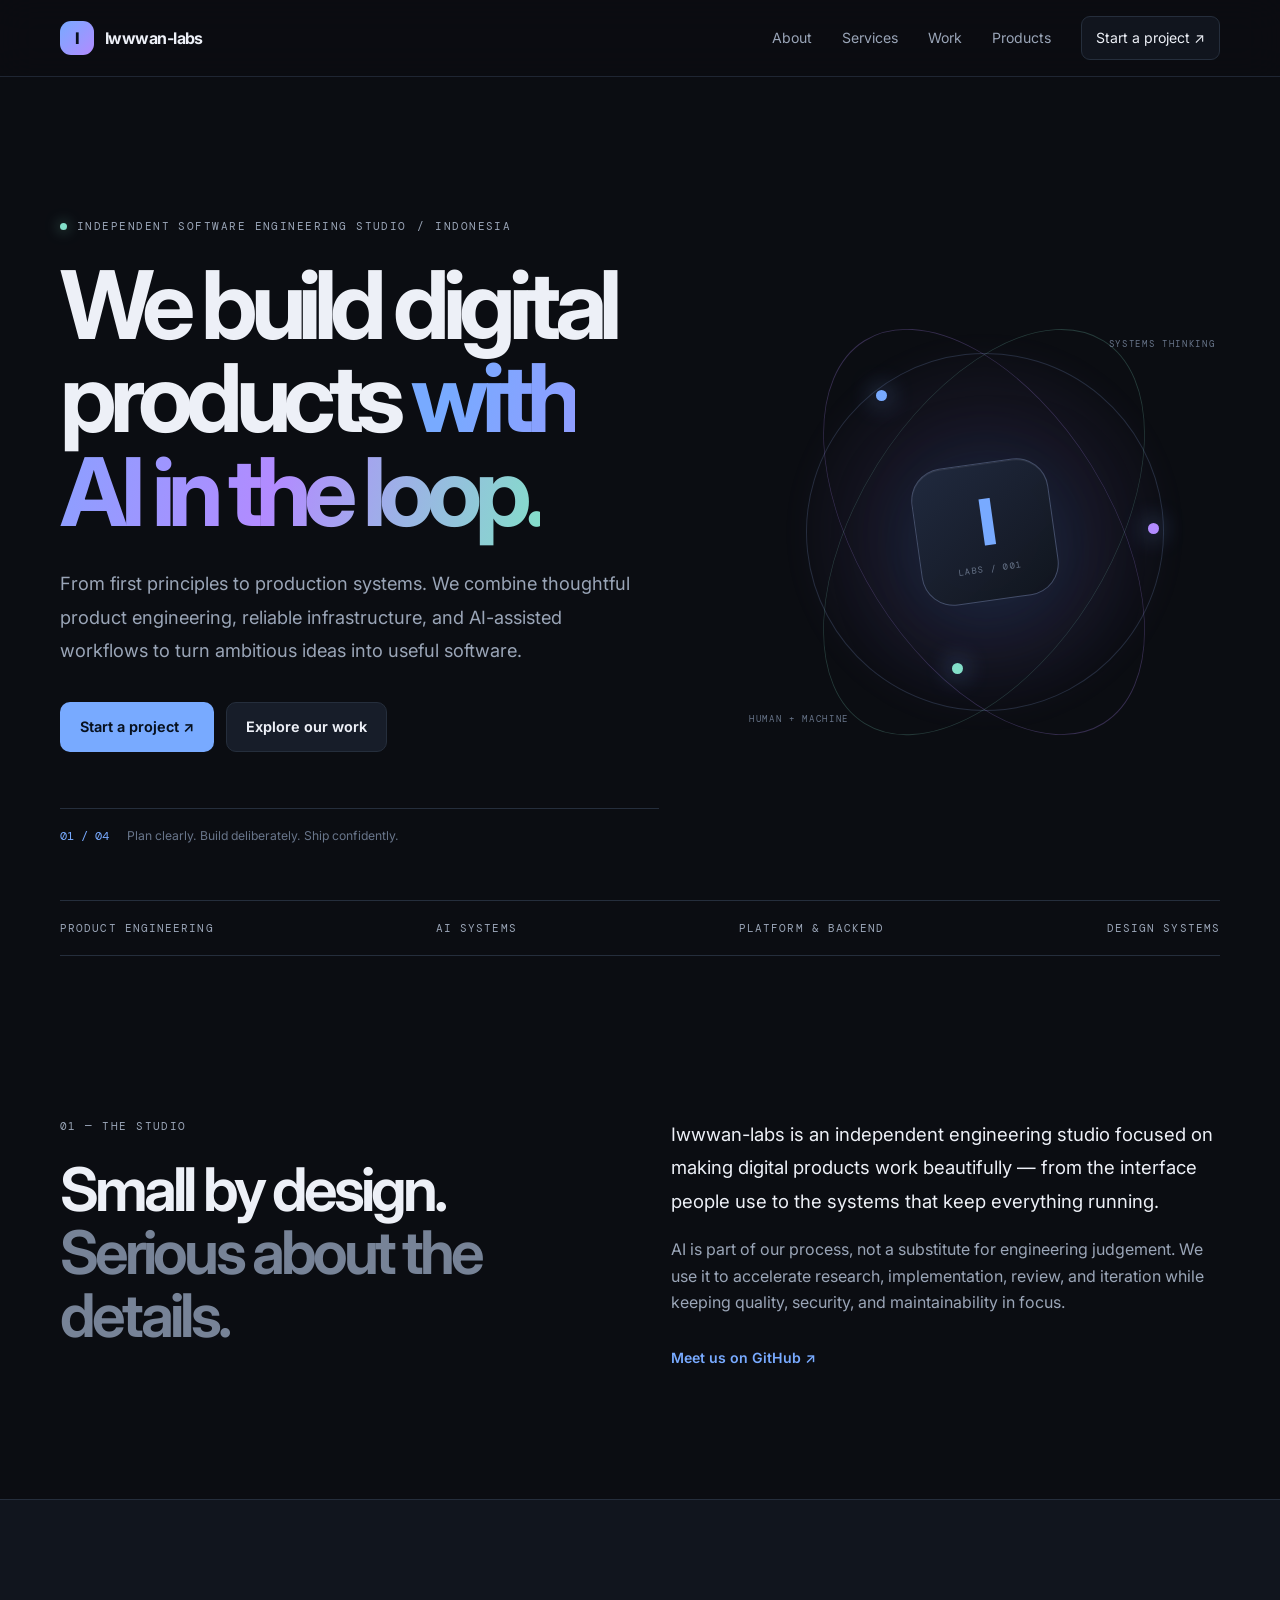
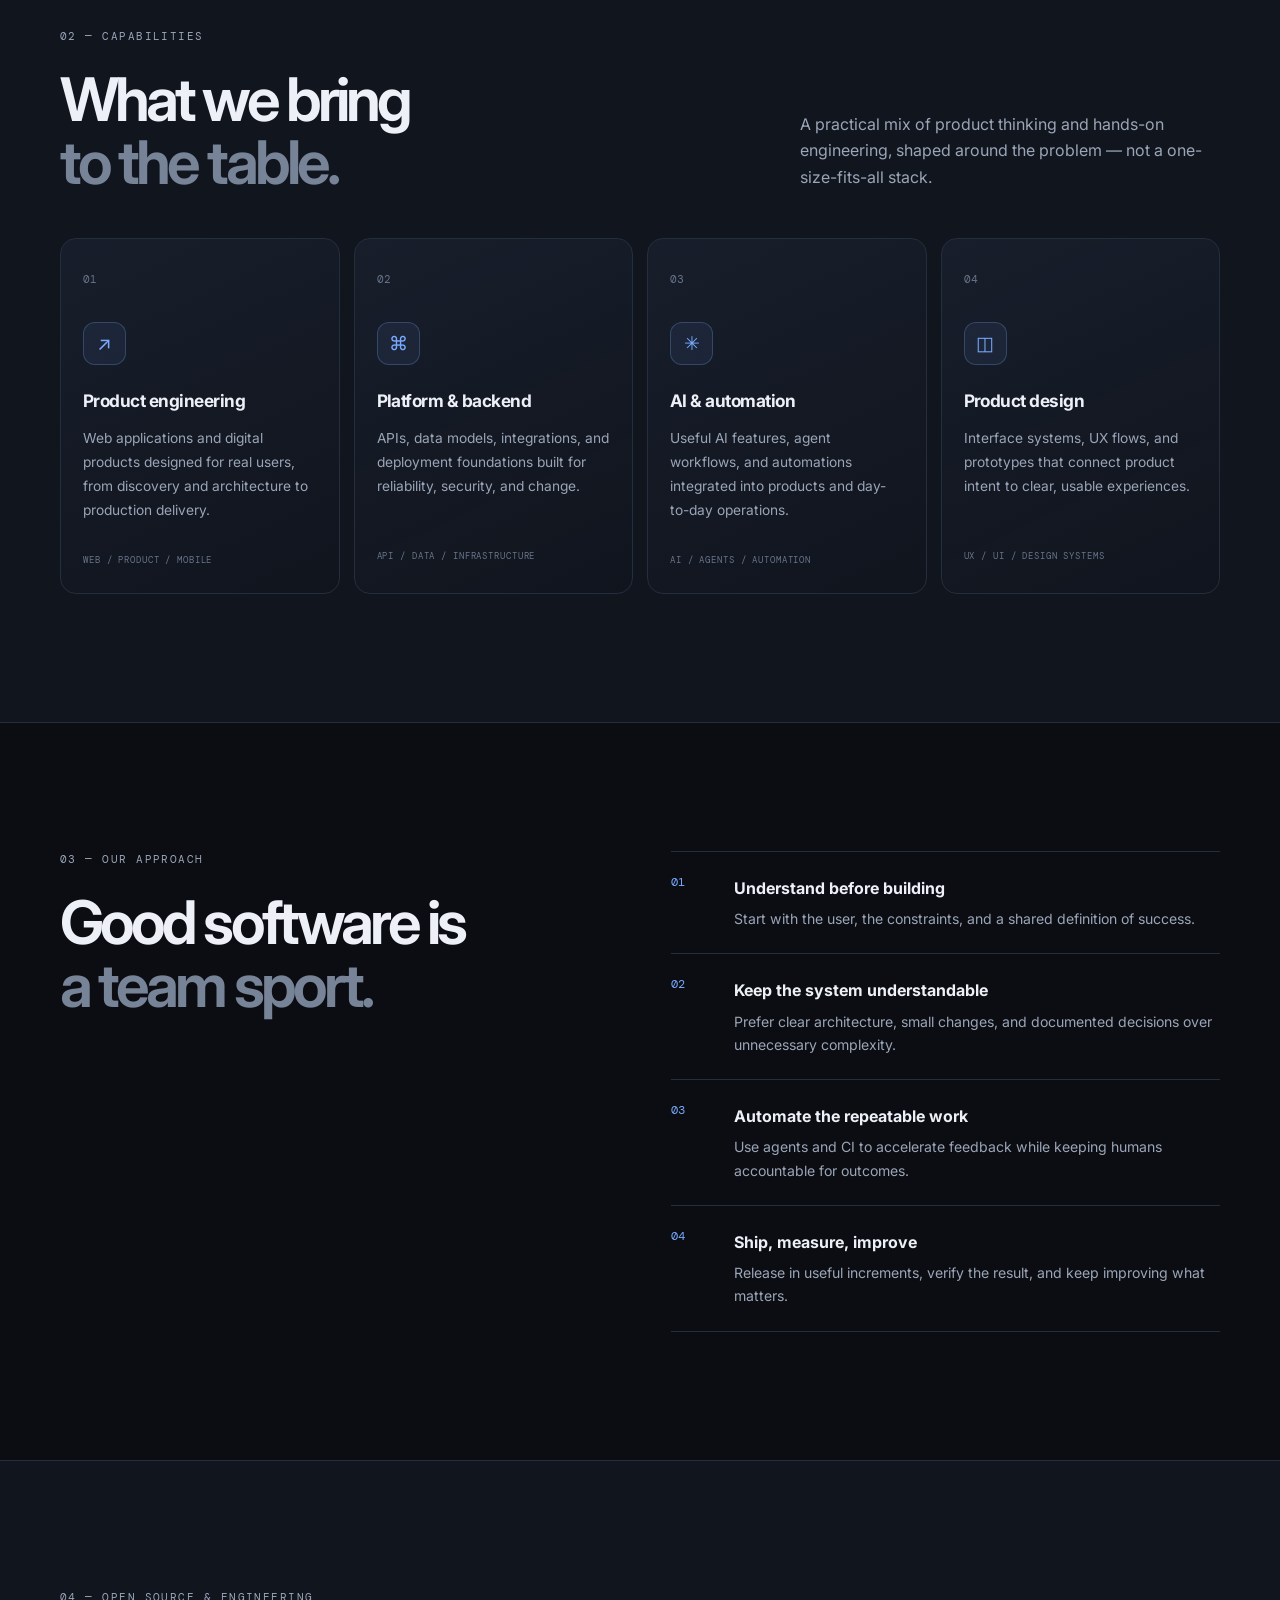
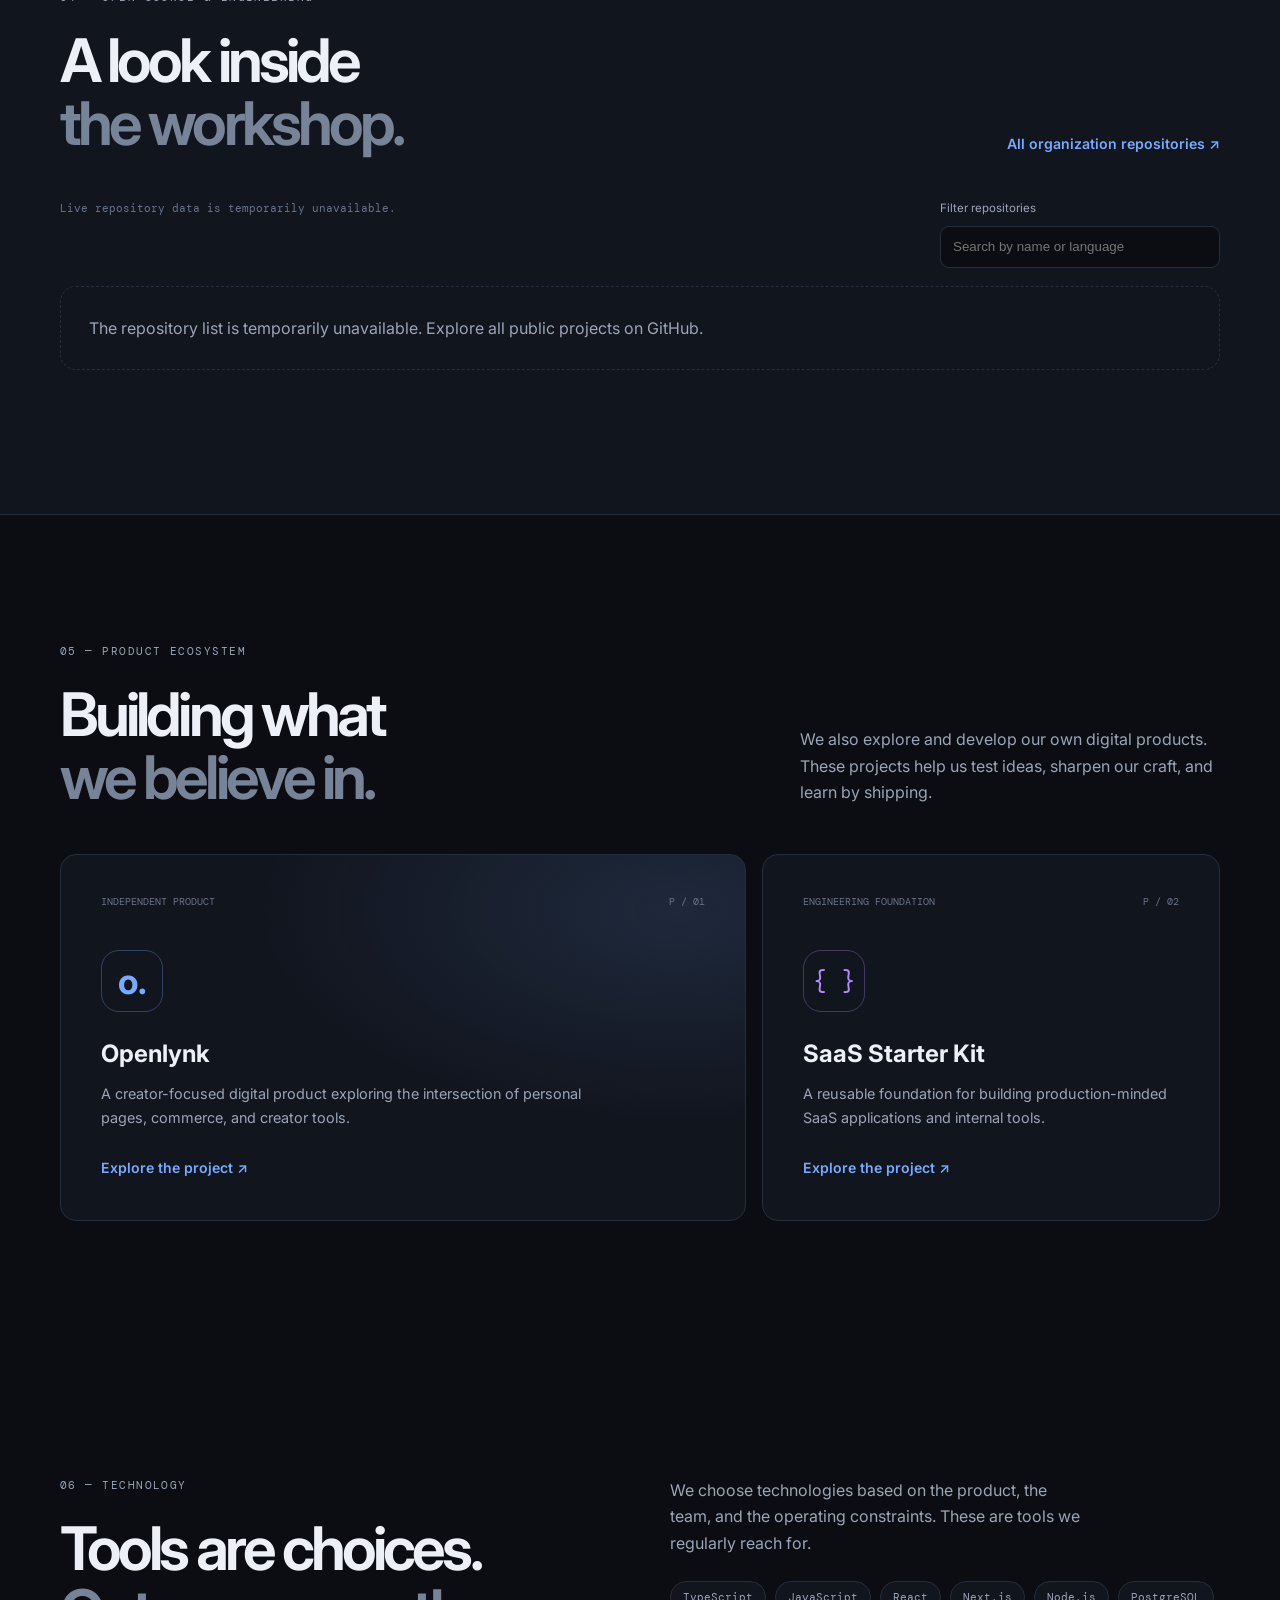
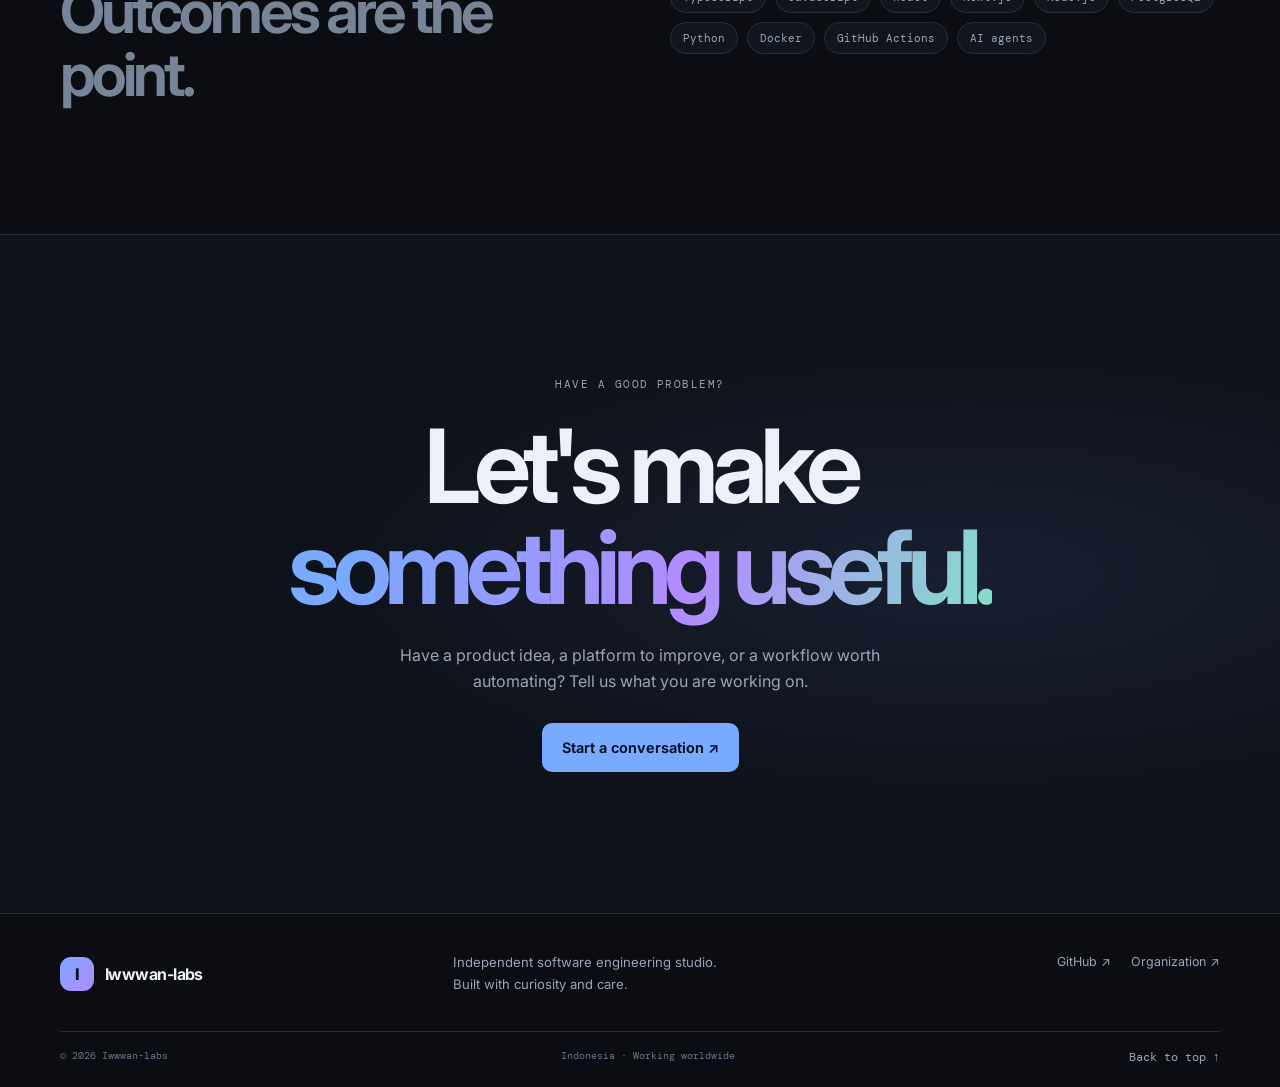
<file: index.html>
<!doctype html>
<html lang="en">
<head>
<meta charset="utf-8"><meta name="viewport" content="width=device-width,initial-scale=1"><meta name="theme-color" content="#0b0d12">
<title>Iwwwan-labs — Software engineering, with AI in the loop</title>
<meta name="description" content="Iwwwan-labs is an independent software engineering studio building thoughtful digital products, reliable platforms, and AI-enabled workflows.">
<meta name="robots" content="index,follow"><link rel="canonical" href="https://iwwwan-labs.github.io/website/">
<meta property="og:type" content="website"><meta property="og:site_name" content="Iwwwan-labs"><meta property="og:title" content="Iwwwan-labs — Software engineering, with AI in the loop"><meta property="og:description" content="We design, build, and ship thoughtful digital products and reliable software systems."><meta property="og:url" content="https://iwwwan-labs.github.io/website/"><meta name="twitter:card" content="summary">
<link rel="preconnect" href="https://fonts.googleapis.com"><link rel="preconnect" href="https://fonts.gstatic.com" crossorigin><link href="https://fonts.googleapis.com/css2?family=DM+Mono:wght@400;500&family=Inter:wght@400;500;600;700;800&display=swap" rel="stylesheet"><link rel="stylesheet" href="./styles.css">
<script type="application/ld+json">{"@context":"https://schema.org","@type":"Organization","name":"Iwwwan-labs","url":"https://iwwwan-labs.github.io/website/","description":"Independent software engineering studio building digital products and AI-enabled systems.","sameAs":["https://github.com/Iwwwan-labs"]}</script>
</head>
<body>
<a class="skip-link" href="#main">Skip to content</a>
<header class="site-header"><div class="wrap header-inner"><a class="brand" href="./" aria-label="Iwwwan-labs home"><span class="brand-mark" aria-hidden="true">I</span><span>Iwwwan-labs</span></a><nav class="site-nav" aria-label="Main navigation"><a href="#about">About</a><a href="#services">Services</a><a href="#work">Work</a><a href="#products">Products</a><a class="nav-cta" href="#contact">Start a project ↗</a><details class="mobile-menu"><summary>Menu</summary><div class="mobile-menu-panel"><a href="#about">About</a><a href="#services">Services</a><a href="#work">Work</a><a href="#products">Products</a><a href="#stack">Technology</a></div></details></nav></div></header>
<main id="main">
<section class="hero"><div class="wrap hero-grid"><div><p class="eyebrow"><span class="status-dot"></span> Independent software engineering studio <span>/</span> Indonesia</p><h1>We build digital products <span class="accent">with AI in the loop.</span></h1><p class="lede">From first principles to production systems. We combine thoughtful product engineering, reliable infrastructure, and AI-assisted workflows to turn ambitious ideas into useful software.</p><div class="hero-actions"><a class="btn btn-primary" href="#contact">Start a project ↗</a><a class="btn btn-ghost" href="#work">Explore our work</a></div><div class="hero-note"><span>01 / 04</span> Plan clearly. Build deliberately. Ship confidently.</div></div><div class="hero-art" aria-label="Abstract connected software systems"><div class="orbit orbit-a"></div><div class="orbit orbit-b"></div><div class="orbit orbit-c"></div><div class="core">I<small>LABS / 001</small></div><i class="node node-a"></i><i class="node node-b"></i><i class="node node-c"></i><span class="art-label label-a">SYSTEMS THINKING</span><span class="art-label label-b">HUMAN + MACHINE</span></div></div><div class="wrap hero-strip"><span>Product engineering</span><span>AI systems</span><span>Platform &amp; backend</span><span>Design systems</span></div></section>
<section id="about" class="section"><div class="wrap split"><div><p class="eyebrow">01 — The studio</p><h2>Small by design.<br><span class="muted">Serious about the details.</span></h2></div><div class="copy"><p class="lead-copy">Iwwwan-labs is an independent engineering studio focused on making digital products work beautifully — from the interface people use to the systems that keep everything running.</p><p>AI is part of our process, not a substitute for engineering judgement. We use it to accelerate research, implementation, review, and iteration while keeping quality, security, and maintainability in focus.</p><a class="text-link" href="https://github.com/Iwwwan-labs" target="_blank" rel="noreferrer">Meet us on GitHub ↗</a></div></div></section>
<section id="services" class="section section-alt"><div class="wrap"><div class="section-heading"><div><p class="eyebrow">02 — Capabilities</p><h2>What we bring<br><span class="muted">to the table.</span></h2></div><p class="intro">A practical mix of product thinking and hands-on engineering, shaped around the problem — not a one-size-fits-all stack.</p></div><div class="service-grid">
<article class="service-card"><span class="number">01</span><div class="service-icon">↗</div><h3>Product engineering</h3><p>Web applications and digital products designed for real users, from discovery and architecture to production delivery.</p><small>WEB / PRODUCT / MOBILE</small></article>
<article class="service-card"><span class="number">02</span><div class="service-icon">⌘</div><h3>Platform &amp; backend</h3><p>APIs, data models, integrations, and deployment foundations built for reliability, security, and change.</p><small>API / DATA / INFRASTRUCTURE</small></article>
<article class="service-card"><span class="number">03</span><div class="service-icon">✳</div><h3>AI &amp; automation</h3><p>Useful AI features, agent workflows, and automations integrated into products and day-to-day operations.</p><small>AI / AGENTS / AUTOMATION</small></article>
<article class="service-card"><span class="number">04</span><div class="service-icon">◫</div><h3>Product design</h3><p>Interface systems, UX flows, and prototypes that connect product intent to clear, usable experiences.</p><small>UX / UI / DESIGN SYSTEMS</small></article>
</div></div></section>
<section class="section"><div class="wrap split"><div><p class="eyebrow">03 — Our approach</p><h2>Good software is<br><span class="muted">a team sport.</span></h2></div><div class="approach-list">
<article><span>01</span><div><h3>Understand before building</h3><p>Start with the user, the constraints, and a shared definition of success.</p></div></article>
<article><span>02</span><div><h3>Keep the system understandable</h3><p>Prefer clear architecture, small changes, and documented decisions over unnecessary complexity.</p></div></article>
<article><span>03</span><div><h3>Automate the repeatable work</h3><p>Use agents and CI to accelerate feedback while keeping humans accountable for outcomes.</p></div></article>
<article><span>04</span><div><h3>Ship, measure, improve</h3><p>Release in useful increments, verify the result, and keep improving what matters.</p></div></article>
</div></div></section>
<section id="work" class="section section-alt"><div class="wrap"><div class="section-heading"><div><p class="eyebrow">04 — Open source &amp; engineering</p><h2>A look inside<br><span class="muted">the workshop.</span></h2></div><a class="text-link" href="https://github.com/Iwwwan-labs" target="_blank" rel="noreferrer">All organization repositories ↗</a></div><div class="repo-toolbar"><p id="repo-status" role="status" aria-live="polite">Loading public repositories…</p><label for="repo-search">Filter repositories</label><input id="repo-search" type="search" placeholder="Search by name or language" autocomplete="off"></div><div class="repo-grid" id="repo-grid" aria-busy="true"><article class="repo-card skeleton"></article><article class="repo-card skeleton"></article><article class="repo-card skeleton"></article></div><noscript><p class="repo-empty">Repository cards need JavaScript. Browse public projects on <a href="https://github.com/Iwwwan-labs">GitHub</a>.</p></noscript></div></section>
<section id="products" class="section"><div class="wrap"><div class="section-heading"><div><p class="eyebrow">05 — Product ecosystem</p><h2>Building what<br><span class="muted">we believe in.</span></h2></div><p class="intro">We also explore and develop our own digital products. These projects help us test ideas, sharpen our craft, and learn by shipping.</p></div><div class="product-grid">
<article class="product-card featured"><div class="product-meta"><span>INDEPENDENT PRODUCT</span><span>P / 01</span></div><div class="product-symbol">o.</div><h3>Openlynk</h3><p>A creator-focused digital product exploring the intersection of personal pages, commerce, and creator tools.</p><a class="text-link" href="https://github.com/iwwwan-io/openlynk-monorepo" target="_blank" rel="noreferrer">Explore the project ↗</a></article>
<article class="product-card"><div class="product-meta"><span>ENGINEERING FOUNDATION</span><span>P / 02</span></div><div class="product-symbol brackets">{ }</div><h3>SaaS Starter Kit</h3><p>A reusable foundation for building production-minded SaaS applications and internal tools.</p><a class="text-link" href="https://github.com/iwwwan-io/saas-starterkit" target="_blank" rel="noreferrer">Explore the project ↗</a></article>
</div></div></section>
<section id="stack" class="section section-stack"><div class="wrap stack-layout"><div><p class="eyebrow">06 — Technology</p><h2>Tools are choices.<br><span class="muted">Outcomes are the point.</span></h2></div><div><p class="intro">We choose technologies based on the product, the team, and the operating constraints. These are tools we regularly reach for.</p><ul class="tags"><li>TypeScript</li><li>JavaScript</li><li>React</li><li>Next.js</li><li>Node.js</li><li>PostgreSQL</li><li>Python</li><li>Docker</li><li>GitHub Actions</li><li>AI agents</li></ul></div></div></section>
<section id="contact" class="contact"><div class="wrap"><p class="eyebrow">Have a good problem?</p><h2>Let's make<br><span class="accent">something useful.</span></h2><p>Have a product idea, a platform to improve, or a workflow worth automating? Tell us what you are working on.</p><a class="btn btn-primary" href="https://github.com/Iwwwan-labs" target="_blank" rel="noreferrer">Start a conversation ↗</a></div></section>
</main>
<footer class="site-footer"><div class="wrap footer-main"><a class="brand" href="./"><span class="brand-mark">I</span><span>Iwwwan-labs</span></a><p>Independent software engineering studio.<br>Built with curiosity and care.</p><div class="footer-links"><a href="https://github.com/Iwwwan-labs" target="_blank" rel="noreferrer">GitHub ↗</a><a href="https://github.com/Iwwwan-labs/.github" target="_blank" rel="noreferrer">Organization ↗</a></div></div><div class="wrap footer-bottom"><span>© <span id="year">2026</span> Iwwwan-labs</span><span>Indonesia · Working worldwide</span><a href="#main">Back to top ↑</a></div></footer>
<script>
(function () {
  "use strict";
  var grid = document.getElementById("repo-grid");
  var status = document.getElementById("repo-status");
  var search = document.getElementById("repo-search");
  var repositories = [];
  function node(tag, className, value) {
    var item = document.createElement(tag);
    if (className) item.className = className;
    if (value !== undefined) item.textContent = value;
    return item;
  }
  function render(items) {
    grid.replaceChildren();
    grid.setAttribute("aria-busy", "false");
    if (!items.length) {
      grid.appendChild(node("p", "repo-empty", "No repositories match that search."));
      return;
    }
    items.slice(0, 6).forEach(function (repo) {
      var card = node("article", "repo-card");
      var top = node("div", "repo-card-top");
      top.appendChild(node("span", "repo-language", repo.language || "Open source"));
      if (repo.stargazers_count > 0) top.appendChild(node("span", "repo-stars", "★ " + repo.stargazers_count));
      card.appendChild(top);
      var heading = node("h3");
      var link = node("a", "", repo.name);
      link.href = repo.html_url;
      link.target = "_blank";
      link.rel = "noreferrer";
      heading.appendChild(link);
      card.appendChild(heading);
      card.appendChild(node("p", "repo-description", repo.description || "Public project from the Iwwwan-labs organization."));
      var footer = node("div", "repo-footer");
      footer.appendChild(node("span", "repo-kind", repo.fork ? "FORK" : "REPOSITORY"));
      var date = repo.updated_at ? new Date(repo.updated_at).toLocaleDateString(undefined, {year:"numeric",month:"short"}) : "";
      footer.appendChild(node("span", "repo-date", date ? "Updated " + date : ""));
      card.appendChild(footer);
      grid.appendChild(card);
    });
  }
  function filter() {
    var query = search.value.trim().toLowerCase();
    var matches = repositories.filter(function (repo) {
      return (repo.name + " " + (repo.description || "") + " " + (repo.language || "")).toLowerCase().indexOf(query) !== -1;
    });
    status.textContent = "Showing " + Math.min(matches.length, 6) + " of " + matches.length + " matching public repositories";
    render(matches);
  }
  search.addEventListener("input", filter);
  fetch("https://api.github.com/orgs/Iwwwan-labs/repos?type=public&sort=updated&per_page=100", {headers:{Accept:"application/vnd.github+json"}})
    .then(function (response) {
      if (!response.ok) throw new Error("GitHub API returned " + response.status);
      return response.json();
    })
    .then(function (data) {
      repositories = data.filter(function (repo) { return !repo.archived; });
      filter();
    })
    .catch(function () {
      grid.setAttribute("aria-busy", "false");
      grid.replaceChildren(node("p", "repo-empty", "The repository list is temporarily unavailable. Explore all public projects on GitHub."));
      status.textContent = "Live repository data is temporarily unavailable.";
    });
  document.getElementById("year").textContent = new Date().getFullYear();
}());
</script>
</body></html>
</file>
<file: styles.css>
:root{color-scheme:dark;--bg:#0b0d12;--surface:#11151e;--surface-2:#171d29;--border:#252e3c;--text:#edf0f7;--muted:#9aa5b7;--subtle:#68758a;--accent:#78aaff;--purple:#b28bff;--mint:#83dfc9;--radius:16px;--wrap:1160px}
*{box-sizing:border-box}html{scroll-behavior:smooth;scroll-padding-top:88px}body{margin:0;background:var(--bg);color:var(--text);font:16px/1.65 Inter,-apple-system,BlinkMacSystemFont,"Segoe UI",sans-serif;-webkit-font-smoothing:antialiased}a{color:inherit}::selection{background:#78aaff44}.wrap{width:min(100% - 48px,var(--wrap));margin:auto}.skip-link{position:absolute;top:8px;left:-999px;z-index:20;padding:10px 16px;background:var(--accent);color:#07111f}.skip-link:focus{left:8px}
.site-header{position:sticky;top:0;z-index:10;border-bottom:1px solid #252e3ccc;background:#0b0d12e8;backdrop-filter:blur(18px)}.header-inner{min-height:76px;display:flex;align-items:center;justify-content:space-between;gap:24px}.brand{display:inline-flex;align-items:center;gap:11px;text-decoration:none;font-weight:700;letter-spacing:-.035em}.brand-mark{display:grid;width:34px;aspect-ratio:1;place-items:center;border-radius:11px;background:linear-gradient(135deg,var(--accent),var(--purple));color:#09111d;font-weight:800}.mobile-menu{display:none}.site-nav{display:flex;align-items:center;gap:clamp(15px,2.4vw,30px)}.site-nav a{color:var(--muted);text-decoration:none;font-size:.88rem}.site-nav a:hover,.site-nav a:focus-visible{color:var(--text)}.site-nav .nav-cta{padding:9px 14px;border:1px solid var(--border);border-radius:9px;background:var(--surface);color:var(--text)}
.eyebrow{display:flex;align-items:center;gap:10px;margin:0 0 22px;color:var(--muted);font: .7rem/1.6 "DM Mono",monospace;letter-spacing:.13em;text-transform:uppercase}.status-dot{width:7px;height:7px;border-radius:50%;background:var(--mint);box-shadow:0 0 14px #83dfc9a6}.hero{padding:clamp(80px,11vw,144px) 0 34px;overflow:hidden}.hero-grid{display:grid;grid-template-columns:minmax(0,1.12fr) minmax(300px,.88fr);align-items:center;gap:clamp(36px,7vw,100px)}h1,h2,h3,p{margin-top:0}.hero h1{max-width:760px;margin-bottom:0;font-size:clamp(3.2rem,7.4vw,6.2rem);font-weight:700;letter-spacing:-.075em;line-height:.99}.accent{background:linear-gradient(105deg,var(--accent) 8%,var(--purple) 58%,var(--mint));-webkit-background-clip:text;background-clip:text;color:transparent}.lede{max-width:590px;margin:28px 0 0;color:var(--muted);font-size:clamp(1rem,1.5vw,1.14rem);line-height:1.85}.hero-actions{display:flex;flex-wrap:wrap;gap:12px;margin-top:34px}.btn{display:inline-flex;min-height:48px;align-items:center;justify-content:center;gap:12px;padding:12px 19px;border:1px solid transparent;border-radius:10px;text-decoration:none;font-size:.9rem;font-weight:650;transition:transform .16s ease,background .16s ease}.btn:hover{transform:translateY(-2px)}.btn:focus-visible,a:focus-visible,input:focus-visible{outline:2px solid var(--accent);outline-offset:4px}.btn-primary{background:var(--accent);color:#07111f}.btn-primary:hover{background:#91baff}.btn-ghost{border-color:var(--border);background:var(--surface-2);color:var(--text)}.hero-note{display:flex;flex-wrap:wrap;gap:18px;margin-top:56px;padding-top:17px;border-top:1px solid var(--border);color:var(--subtle);font-size:.76rem}.hero-note span{color:var(--accent);font-family:"DM Mono",monospace}.hero-art{position:relative;display:grid;min-height:430px;place-items:center;isolation:isolate}.hero-art:before{position:absolute;z-index:-1;width:82%;aspect-ratio:1;border-radius:50%;background:radial-gradient(circle,#587dd229,#8768ca14 44%,transparent 72%);content:"";filter:blur(8px)}.orbit{position:absolute;border:1px solid #7e9bd238;border-radius:50%}.orbit-a{width:76%;aspect-ratio:1;transform:rotate(-28deg)}.orbit-b,.orbit-c{width:96%;aspect-ratio:1;transform:rotate(58deg) scaleY(.56);border-color:#b28bff40}.orbit-c{transform:rotate(-58deg) scaleY(.56);border-color:#83dfc938}.core{display:grid;width:138px;aspect-ratio:1;place-items:center;align-content:center;gap:9px;border:1px solid #96b0e05c;border-radius:32px;background:linear-gradient(145deg,#212b40f0,#11151ef5);box-shadow:0 20px 90px #3a59a038,inset 0 1px #ffffff14;font-size:4rem;font-weight:800;letter-spacing:-.1em;line-height:1;transform:rotate(-8deg);background-clip:padding-box;color:var(--accent)}.core small{color:var(--subtle);font: .55rem "DM Mono",monospace;letter-spacing:.16em}.node{position:absolute;width:11px;aspect-ratio:1;border-radius:50%;background:var(--accent);box-shadow:0 0 24px #78aaffe6}.node-a{top:17%;left:27%}.node-b{top:48%;right:13%;background:var(--purple)}.node-c{bottom:17%;left:43%;background:var(--mint)}.art-label{position:absolute;color:var(--subtle);font: .58rem "DM Mono",monospace;letter-spacing:.18em}.label-a{top:5%;right:1%}.label-b{bottom:5%;left:0}.hero-strip{display:flex;flex-wrap:wrap;justify-content:space-between;gap:12px 24px;margin-top:54px;padding:20px 0;border-block:1px solid var(--border);color:var(--muted);font: .68rem "DM Mono",monospace;letter-spacing:.1em;text-transform:uppercase}
.section{padding:clamp(76px,10vw,132px) 0}.section-alt{border-block:1px solid var(--border);background:var(--surface)}.split{display:grid;grid-template-columns:minmax(0,.95fr) minmax(0,1.05fr);gap:clamp(36px,9vw,140px)}h2{margin-bottom:0;font-size:clamp(2.25rem,4.7vw,4.1rem);font-weight:650;letter-spacing:-.065em;line-height:1.05}.muted{color:#778397}.copy{max-width:590px;color:var(--muted)}.copy p{margin-bottom:18px}.copy .lead-copy{color:var(--text);font-size:1.16rem;line-height:1.8}.text-link{display:inline-flex;gap:10px;margin-top:13px;color:var(--accent);text-decoration:none;font-size:.88rem;font-weight:600}.text-link:hover{color:#b6d2ff}.section-heading{display:flex;align-items:end;justify-content:space-between;gap:34px;margin-bottom:44px}.intro{max-width:420px;margin:0 0 4px;color:var(--muted)}.service-grid{display:grid;grid-template-columns:repeat(4,minmax(0,1fr));gap:14px}.service-card{min-height:300px;padding:25px 22px 22px;border:1px solid var(--border);border-radius:var(--radius);background:linear-gradient(155deg,#181f2ce6,#10141dcc);transition:transform .18s,border-color .18s}.service-card:hover{transform:translateY(-4px);border-color:#465673}.number{color:var(--subtle);font: .68rem "DM Mono",monospace}.service-icon{display:grid;width:43px;height:43px;place-items:center;margin:32px 0 22px;border:1px solid #78aaff40;border-radius:12px;background:#78aaff14;color:var(--accent);font-size:1.2rem}.service-card h3{margin-bottom:10px;font-size:1.08rem;letter-spacing:-.03em}.service-card p{min-height:92px;margin-bottom:22px;color:var(--muted);font-size:.86rem;line-height:1.75}.service-card small{color:var(--subtle);font: .55rem "DM Mono",monospace;letter-spacing:.1em}
.approach-list{border-top:1px solid var(--border)}.approach-list article{display:grid;grid-template-columns:48px 1fr;gap:15px;padding:23px 0;border-bottom:1px solid var(--border)}.approach-list article>span{color:var(--accent);font: .72rem "DM Mono",monospace}.approach-list h3{margin-bottom:6px;font-size:1rem}.approach-list p{margin-bottom:0;color:var(--muted);font-size:.88rem}
.repo-toolbar{display:grid;grid-template-columns:1fr minmax(190px,280px);align-items:center;gap:8px 18px;margin-bottom:18px}.repo-toolbar p{grid-column:1;grid-row:1;margin:0;color:var(--subtle);font: .7rem "DM Mono",monospace}.repo-toolbar label{grid-column:2;grid-row:1;color:var(--muted);font-size:.72rem}.repo-toolbar input{grid-column:2;grid-row:2;width:100%;min-height:42px;padding:9px 12px;border:1px solid var(--border);border-radius:9px;background:var(--bg);color:var(--text)}.repo-grid{display:grid;grid-template-columns:repeat(3,minmax(0,1fr));gap:14px}.repo-card{display:flex;min-height:220px;flex-direction:column;padding:22px;border:1px solid var(--border);border-radius:var(--radius);background:#0b0d1261}.repo-card-top,.repo-footer{display:flex;align-items:center;justify-content:space-between;gap:12px}.repo-language{color:var(--mint)}.repo-language,.repo-stars,.repo-date,.repo-kind{font: .65rem "DM Mono",monospace;color:var(--subtle)}.repo-card h3{margin:27px 0 8px;font-size:1.08rem}.repo-card h3 a{text-decoration:none}.repo-card h3 a:hover{color:var(--accent)}.repo-description{display:-webkit-box;overflow:hidden;margin:0 0 24px;color:var(--muted);font-size:.83rem;line-height:1.7;-webkit-box-orient:vertical;-webkit-line-clamp:3}.repo-footer{margin-top:auto;padding-top:13px;border-top:1px solid var(--border)}.repo-empty{grid-column:1/-1;padding:28px;border:1px dashed var(--border);border-radius:var(--radius);color:var(--muted)}.repo-empty a{color:var(--accent)}.skeleton{min-height:220px;background:linear-gradient(100deg,#11151e,#1a2230,#11151e);background-size:200% 100%;animation:shimmer 1.5s infinite}@keyframes shimmer{to{background-position:-200% 0}}
.product-grid{display:grid;grid-template-columns:1.2fr .8fr;gap:16px}.product-card{min-height:340px;padding:clamp(24px,4vw,40px);border:1px solid var(--border);border-radius:var(--radius);background:var(--surface)}.featured{background:radial-gradient(ellipse at 90% 15%,#78aaff22,transparent 48%),var(--surface)}.product-meta{display:flex;justify-content:space-between;gap:12px;color:var(--subtle);font: .6rem "DM Mono",monospace}.product-symbol{display:grid;width:62px;height:62px;place-items:center;margin:42px 0 22px;border:1px solid #78aaff4d;border-radius:18px;color:var(--accent);font-size:2.2rem;font-weight:700}.product-symbol.brackets{color:var(--purple);border-color:#b28bff4d;font:1.5rem "DM Mono",monospace}.product-card h3{margin-bottom:9px;font-size:1.5rem}.product-card p{max-width:480px;margin-bottom:13px;color:var(--muted);font-size:.9rem}.stack-layout{display:grid;grid-template-columns:1fr 1fr;gap:60px}.stack-layout .intro{margin-bottom:25px}.tags{display:flex;flex-wrap:wrap;gap:9px;margin:0;padding:0;list-style:none}.tags li{padding:8px 12px;border:1px solid var(--border);border-radius:999px;background:var(--surface);color:var(--muted);font: .7rem "DM Mono",monospace}
.contact{padding:clamp(80px,11vw,145px) 0;border-block:1px solid var(--border);background:radial-gradient(ellipse at 75% 50%,#5d73be22,transparent 48%),#0e121a;text-align:center}.contact .wrap{display:flex;flex-direction:column;align-items:center}.contact h2{font-size:clamp(3.3rem,8vw,6.8rem);letter-spacing:-.075em;line-height:.98}.contact p:not(.eyebrow){max-width:510px;margin:25px 0 28px;color:var(--muted)}.site-footer{padding:38px 0 22px}.footer-main{display:grid;grid-template-columns:1fr 1fr 1fr;gap:20px;padding-bottom:35px}.footer-main>p{margin:0;color:var(--muted);font-size:.82rem}.footer-links{display:flex;justify-content:end;gap:20px}.footer-links a,.footer-bottom a{color:var(--muted);text-decoration:none;font-size:.78rem}.footer-links a:hover,.footer-bottom a:hover{color:var(--text)}.footer-bottom{display:flex;justify-content:space-between;gap:16px;padding-top:17px;border-top:1px solid var(--border);color:var(--subtle);font: .64rem "DM Mono",monospace}
.error-page{min-height:clamp(420px,62vh,620px);display:grid;align-items:center;background:radial-gradient(ellipse at 72% 30%,#5d73be22,transparent 52%)}.error-page-inner{max-width:720px}.error-page h1{margin-bottom:0;font-size:clamp(2.6rem,6vw,4.6rem);font-weight:700;letter-spacing:-.07em;line-height:1.02}.error-hint{margin:34px 0 0;color:var(--subtle);font-size:.85rem}.error-hint a{color:var(--accent);text-decoration:none;font-weight:600}.error-hint a:hover{color:#b6d2ff}
@media(max-width:900px){.hero-grid{grid-template-columns:1fr .75fr;gap:20px}.hero-art{min-height:350px}.service-grid{grid-template-columns:repeat(2,minmax(0,1fr))}.service-card{min-height:270px}.service-card p{min-height:72px}}
@media(max-width:680px){.wrap{width:min(100% - 36px,var(--wrap))}.header-inner{min-height:68px;gap:12px}.site-nav{gap:12px}.site-nav>a:not(.nav-cta){display:none}.mobile-menu{position:relative;display:block}.mobile-menu summary{padding:8px 10px;border:1px solid var(--border);border-radius:9px;color:var(--text);font-size:.75rem;cursor:pointer;list-style:none}.mobile-menu summary::-webkit-details-marker{display:none}.mobile-menu-panel{position:absolute;top:calc(100% + 10px);right:0;display:grid;min-width:170px;gap:2px;padding:8px;border:1px solid var(--border);border-radius:12px;background:var(--surface-2);box-shadow:0 18px 45px #0008}.mobile-menu-panel a{display:block;padding:9px 10px;border-radius:7px;color:var(--text)!important}.mobile-menu-panel a:hover{background:#ffffff0c}.site-nav .nav-cta{padding:8px 10px;font-size:.75rem}.hero{padding-top:75px}.hero-grid{grid-template-columns:1fr}.hero h1{font-size:clamp(3.15rem,14vw,5rem)}.lede{margin-top:22px;font-size:1rem}.hero-art{min-height:290px;margin-top:10px}.core{width:112px;border-radius:26px;font-size:3.3rem}.hero-note{margin-top:34px}.hero-strip{margin-top:30px;font-size:.58rem}.section{padding:76px 0}.split,.stack-layout{grid-template-columns:1fr;gap:30px}.section-heading{display:block}.section-heading .intro{margin-top:20px}.service-grid,.repo-grid{grid-template-columns:1fr}.service-card{min-height:0}.service-card p{min-height:0}.service-icon{margin:24px 0 16px}.repo-toolbar{grid-template-columns:1fr}.repo-toolbar p,.repo-toolbar label,.repo-toolbar input{grid-column:1;grid-row:auto}.repo-toolbar label{margin-top:8px}.product-grid{grid-template-columns:1fr}.product-card{min-height:300px}.product-symbol{margin-top:30px}.contact h2{font-size:clamp(3.2rem,14vw,5.2rem)}.footer-main{grid-template-columns:1fr;gap:16px}.footer-links{justify-content:start}.footer-bottom{flex-wrap:wrap}}
@media(prefers-reduced-motion:reduce){html{scroll-behavior:auto}.btn,.service-card,.skeleton{transition:none;animation:none}.btn:hover,.service-card:hover{transform:none}}
</file>
